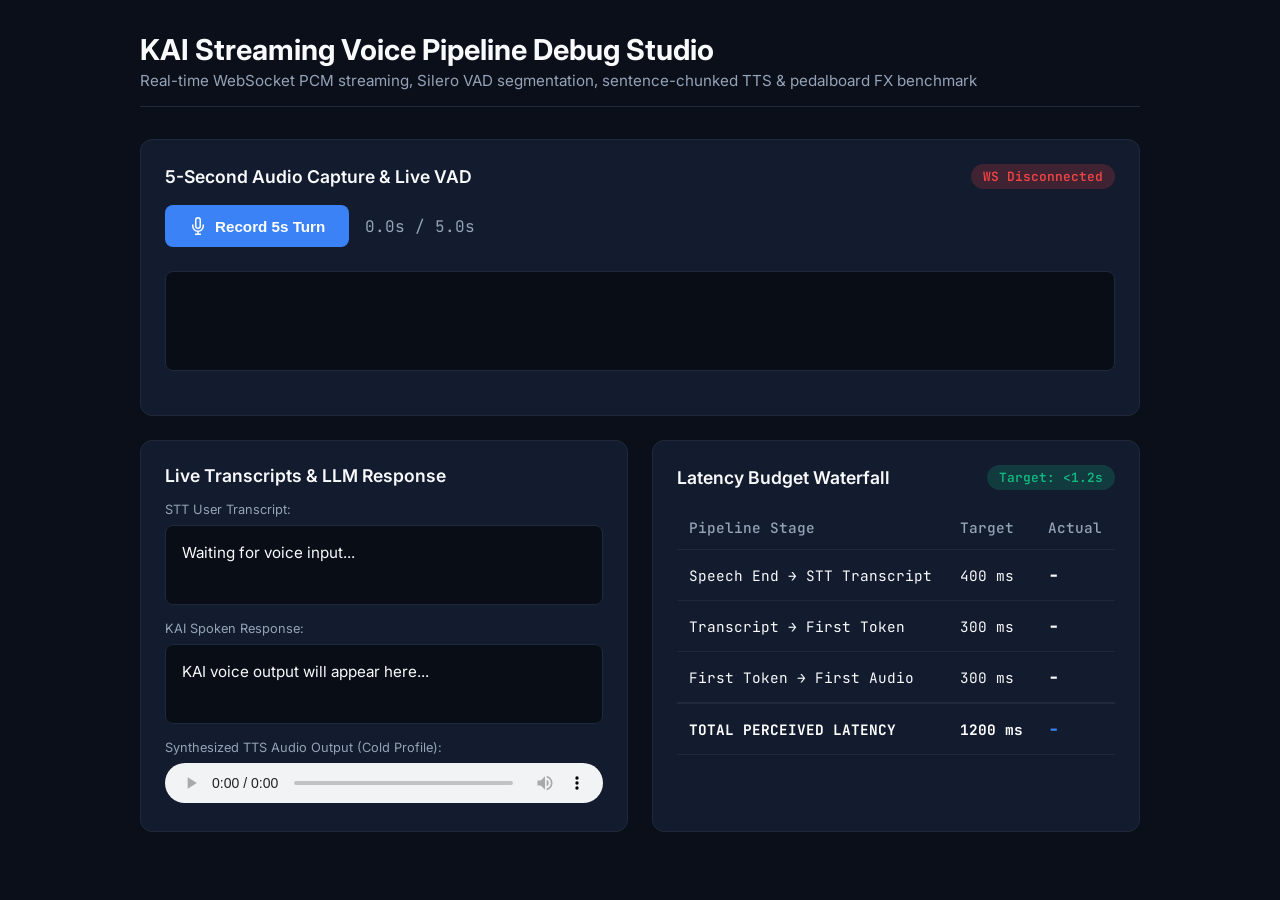
<file: app/static/voice_debug.html>
<!DOCTYPE html>
<html lang="en">
<head>
  <meta charset="UTF-8">
  <meta name="viewport" content="width=device-width, initial-scale=1.0">
  <title>KAI Voice Pipeline Studio & Debug Tool</title>
  <link rel="preconnect" href="https://fonts.googleapis.com">
  <link rel="preconnect" href="https://fonts.gstatic.com" crossorigin>
  <link href="https://fonts.googleapis.com/css2?family=Inter:wght@400;500;600;700&family=JetBrains+Mono:wght@400;500&display=swap" rel="stylesheet">
  <style>
    :root {
      --bg-color: #0b0f19;
      --card-bg: #131b2e;
      --border-color: #1e293b;
      --primary: #3b82f6;
      --primary-hover: #2563eb;
      --success: #10b981;
      --warning: #f59e0b;
      --danger: #ef4444;
      --text-main: #f8fafc;
      --text-muted: #94a3b8;
      --mono-font: 'JetBrains Mono', monospace;
    }

    * { box-sizing: border-box; margin: 0; padding: 0; }
    body {
      font-family: 'Inter', sans-serif;
      background-color: var(--bg-color);
      color: var(--text-main);
      padding: 2rem;
      min-height: 100vh;
    }

    .container {
      max-width: 1000px;
      margin: 0 auto;
    }

    header {
      margin-bottom: 2rem;
      border-bottom: 1px solid var(--border-color);
      padding-bottom: 1rem;
    }

    h1 { font-size: 1.8rem; font-weight: 700; color: var(--text-main); }
    p.subtitle { color: var(--text-muted); font-size: 0.95rem; margin-top: 0.25rem; }

    .grid {
      display: grid;
      grid-template-columns: 1fr 1fr;
      gap: 1.5rem;
      margin-bottom: 1.5rem;
    }

    .card {
      background: var(--card-bg);
      border: 1px solid var(--border-color);
      border-radius: 12px;
      padding: 1.5rem;
    }

    .card-title {
      font-size: 1.1rem;
      font-weight: 600;
      margin-bottom: 1rem;
      display: flex;
      align-items: center;
      justify-content: space-between;
    }

    .controls {
      display: flex;
      gap: 1rem;
      align-items: center;
      margin-bottom: 1.5rem;
    }

    button {
      background: var(--primary);
      color: white;
      border: none;
      padding: 0.75rem 1.5rem;
      font-size: 0.95rem;
      font-weight: 600;
      border-radius: 8px;
      cursor: pointer;
      transition: background 0.2s ease;
      display: inline-flex;
      align-items: center;
      gap: 0.5rem;
    }

    button:hover { background: var(--primary-hover); }
    button:disabled { opacity: 0.5; cursor: not-allowed; }
    button.recording { background: var(--danger); }

    canvas {
      width: 100%;
      height: 100px;
      background: #090d16;
      border: 1px solid var(--border-color);
      border-radius: 8px;
      margin-bottom: 1rem;
    }

    .status-badge {
      display: inline-block;
      padding: 0.25rem 0.75rem;
      border-radius: 9999px;
      font-size: 0.8rem;
      font-weight: 600;
      font-family: var(--mono-font);
    }
    .badge-pass { background: rgba(16, 185, 129, 0.2); color: var(--success); }
    .badge-warn { background: rgba(245, 158, 11, 0.2); color: var(--warning); }
    .badge-fail { background: rgba(239, 68, 68, 0.2); color: var(--danger); }

    .timing-table {
      width: 100%;
      border-collapse: collapse;
      font-size: 0.9rem;
      font-family: var(--mono-font);
    }

    .timing-table th, .timing-table td {
      padding: 0.75rem;
      text-align: left;
      border-bottom: 1px solid var(--border-color);
    }

    .timing-table th { color: var(--text-muted); font-weight: 500; }

    .transcript-box {
      background: #090d16;
      border: 1px solid var(--border-color);
      border-radius: 8px;
      padding: 1rem;
      min-height: 80px;
      font-size: 0.95rem;
      line-height: 1.5;
      margin-bottom: 1rem;
    }

    .audio-player-box {
      margin-top: 1rem;
    }

    audio {
      width: 100%;
      height: 40px;
    }

    .metric-value {
      font-family: var(--mono-font);
      font-size: 1.2rem;
      font-weight: 700;
    }
  </style>
</head>
<body>
  <div class="container">
    <header>
      <h1>KAI Streaming Voice Pipeline Debug Studio</h1>
      <p class="subtitle">Real-time WebSocket PCM streaming, Silero VAD segmentation, sentence-chunked TTS & pedalboard FX benchmark</p>
    </header>

    <div class="card" style="margin-bottom: 1.5rem;">
      <div class="card-title">
        <span>5-Second Audio Capture & Live VAD</span>
        <span id="ws-status" class="status-badge badge-warn">WS Disconnected</span>
      </div>

      <div class="controls">
        <button id="record-btn">
          <svg width="18" height="18" fill="none" stroke="currentColor" stroke-width="2" viewBox="0 0 24 24"><path d="M12 1a3 3 0 0 0-3 3v8a3 3 0 0 0 6 0V4a3 3 0 0 0-3-3z"></path><path d="M19 10v2a7 7 0 0 1-14 0v-2"></path><line x1="12" y1="19" x2="12" y2="23"></line><line x1="8" y1="23" x2="16" y2="23"></line></svg>
          Record 5s Turn
        </button>
        <span id="timer-text" style="font-family: var(--mono-font); color: var(--text-muted);">0.0s / 5.0s</span>
      </div>

      <canvas id="waveform-canvas"></canvas>
    </div>

    <div class="grid">
      <div class="card">
        <div class="card-title">Live Transcripts & LLM Response</div>
        <p style="font-size: 0.8rem; color: var(--text-muted); margin-bottom: 0.5rem;">STT User Transcript:</p>
        <div id="stt-transcript" class="transcript-box">Waiting for voice input...</div>
        <p style="font-size: 0.8rem; color: var(--text-muted); margin-bottom: 0.5rem;">KAI Spoken Response:</p>
        <div id="llm-response" class="transcript-box">KAI voice output will appear here...</div>

        <div class="audio-player-box">
          <p style="font-size: 0.8rem; color: var(--text-muted); margin-bottom: 0.5rem;">Synthesized TTS Audio Output (Cold Profile):</p>
          <audio id="tts-audio-player" controls></audio>
        </div>
      </div>

      <div class="card">
        <div class="card-title">
          <span>Latency Budget Waterfall</span>
          <span id="total-badge" class="status-badge badge-pass">Target: &lt;1.2s</span>
        </div>

        <table class="timing-table">
          <thead>
            <tr>
              <th>Pipeline Stage</th>
              <th>Target</th>
              <th>Actual</th>
            </tr>
          </thead>
          <tbody>
            <tr>
              <td>Speech End &rarr; STT Transcript</td>
              <td>400 ms</td>
              <td id="stt-time" class="metric-value">-</td>
            </tr>
            <tr>
              <td>Transcript &rarr; First Token</td>
              <td>300 ms</td>
              <td id="llm-time" class="metric-value">-</td>
            </tr>
            <tr>
              <td>First Token &rarr; First Audio</td>
              <td>300 ms</td>
              <td id="tts-time" class="metric-value">-</td>
            </tr>
            <tr style="border-top: 2px solid var(--border-color);">
              <td style="font-weight: 700; color: white;">TOTAL PERCEIVED LATENCY</td>
              <td style="font-weight: 700; color: white;">1200 ms</td>
              <td id="total-time" class="metric-value" style="color: var(--primary);">-</td>
            </tr>
          </tbody>
        </table>
      </div>
    </div>
  </div>

  <script>
    let ws = null;
    let audioCtx = null;
    let mediaStream = null;
    let isRecording = false;

    const recordBtn = document.getElementById('record-btn');
    const timerText = document.getElementById('timer-text');
    const wsStatus = document.getElementById('ws-status');
    const sttBox = document.getElementById('stt-transcript');
    const llmBox = document.getElementById('llm-response');
    const audioPlayer = document.getElementById('tts-audio-player');
    const canvas = document.getElementById('waveform-canvas');
    const ctx = canvas.getContext('2d');

    const sttTime = document.getElementById('stt-time');
    const llmTime = document.getElementById('llm-time');
    const ttsTime = document.getElementById('tts-time');
    const totalTime = document.getElementById('total-time');
    const totalBadge = document.getElementById('total-badge');

    function connectWS() {
      const loc = window.location;
      const wsProtocol = loc.protocol === 'https:' ? 'wss:' : 'ws:';
      const wsUrl = `${wsProtocol}//${loc.host}/voice/stream`;

      ws = new WebSocket(wsUrl);
      ws.binaryType = 'arraybuffer';

      ws.onopen = () => {
        wsStatus.textContent = 'WS Connected';
        wsStatus.className = 'status-badge badge-pass';
      };

      ws.onclose = () => {
        wsStatus.textContent = 'WS Disconnected';
        wsStatus.className = 'status-badge badge-fail';
        setTimeout(connectWS, 3000);
      };

      ws.onmessage = (event) => {
        const msg = JSON.parse(event.data);
        if (msg.type === 'transcript') {
          sttBox.textContent = msg.text;
          sttTime.textContent = `${msg.stt_ms} ms`;
        } else if (msg.type === 'audio_chunk') {
          llmBox.textContent += ` ${msg.sentence}`;
          playB64Audio(msg.audio_b64, msg.sample_rate);
        } else if (msg.type === 'turn_complete') {
          const t = msg.timings_ms;
          sttTime.textContent = `${t.stt} ms`;
          llmTime.textContent = `${t.llm_first_token} ms`;
          ttsTime.textContent = `${t.tts_first_audio} ms`;
          totalTime.textContent = `${t.total_perceived} ms`;

          if (msg.budget_exceeded) {
            totalBadge.textContent = 'BUDGET EXCEEDED';
            totalBadge.className = 'status-badge badge-warn';
          } else {
            totalBadge.textContent = 'SUB-1.2S PASS';
            totalBadge.className = 'status-badge badge-pass';
          }
        }
      };
    }

    let audioQueue = [];
    let isPlayingAudio = false;

    function playB64Audio(b64Data, sampleRate) {
      const binary = atob(b64Data);
      const len = binary.length;
      const bytes = new Uint8Array(len);
      for (let i = 0; i < len; i++) {
        bytes[i] = binary.charCodeAt(i);
      }
      
      const int16Array = new Int16Array(bytes.buffer);
      const float32Array = new Float32Array(int16Array.length);
      for (let i = 0; i < int16Array.length; i++) {
        float32Array[i] = int16Array[i] / 32768.0;
      }

      if (!audioCtx) audioCtx = new (window.AudioContext || window.webkitAudioContext)({ sampleRate });
      const buffer = audioCtx.createBuffer(1, float32Array.length, sampleRate);
      buffer.getChannelData(0).set(float32Array);

      audioQueue.push(buffer);
      if (!isPlayingAudio) processAudioQueue();
    }

    function processAudioQueue() {
      if (audioQueue.length === 0) {
        isPlayingAudio = false;
        return;
      }
      isPlayingAudio = true;
      const buffer = audioQueue.shift();
      const source = audioCtx.createBufferSource();
      source.buffer = buffer;
      source.connect(audioCtx.destination);
      source.onended = processAudioQueue;
      source.start();
    }

    recordBtn.onclick = async () => {
      if (isRecording) return;
      isRecording = true;
      recordBtn.classList.add('recording');
      recordBtn.textContent = 'Recording 5s...';
      sttBox.textContent = 'Listening...';
      llmBox.textContent = '';
      sttTime.textContent = '-';
      llmTime.textContent = '-';
      ttsTime.textContent = '-';
      totalTime.textContent = '-';

      try {
        mediaStream = await navigator.mediaDevices.getUserMedia({ audio: { sampleRate: 16000, channelCount: 1 } });
        if (!audioCtx) audioCtx = new (window.AudioContext || window.webkitAudioContext)({ sampleRate: 16000 });
        
        const source = audioCtx.createMediaStreamSource(mediaStream);
        const processor = audioCtx.createScriptProcessor(2048, 1, 1);
        
        let pcmChunks = [];
        let startTime = Date.now();

        processor.onaudioprocess = (e) => {
          if (!isRecording) return;
          const inputData = e.inputBuffer.getChannelData(0);
          const pcm16 = new Int16Array(inputData.length);
          for (let i = 0; i < inputData.length; i++) {
            pcm16[i] = Math.max(-1, Math.min(1, inputData[i])) * 0x7FFF;
          }
          pcmChunks.push(pcm16.buffer);

          // Draw Waveform
          ctx.clearRect(0, 0, canvas.width, canvas.height);
          ctx.fillStyle = '#3b82f6';
          const step = Math.ceil(inputData.length / canvas.width);
          const amp = canvas.height / 2;
          for (let i = 0; i < canvas.width; i++) {
            let min = 1.0, max = -1.0;
            for (let j = 0; j < step; j++) {
              const datum = inputData[(i * step) + j];
              if (datum < min) min = datum;
              if (datum > max) max = datum;
            }
            ctx.fillRect(i, (1 + min) * amp, 1, Math.max(1, (max - min) * amp));
          }

          const elapsed = (Date.now() - startTime) / 1000;
          timerText.textContent = `${elapsed.toFixed(1)}s / 5.0s`;

          if (elapsed >= 5.0) {
            stopRecording(pcmChunks);
          }
        };

        source.connect(processor);
        processor.connect(audioCtx.destination);
      } catch (err) {
        alert('Microphone permission denied or unsupported: ' + err.message);
        isRecording = false;
        recordBtn.classList.remove('recording');
        recordBtn.textContent = 'Record 5s Turn';
      }
    };

    function stopRecording(pcmChunks) {
      isRecording = false;
      recordBtn.classList.remove('recording');
      recordBtn.textContent = 'Processing...';

      let totalLen = pcmChunks.reduce((acc, c) => acc + c.byteLength, 0);
      let combined = new Uint8Array(totalLen);
      let offset = 0;
      for (let c of pcmChunks) {
        combined.set(new Uint8Array(c), offset);
        offset += c.byteLength;
      }

      if (ws && ws.readyState === WebSocket.OPEN) {
        ws.send(combined.buffer);
      }
      setTimeout(() => {
        recordBtn.textContent = 'Record 5s Turn';
      }, 1000);
    }

    connectWS();
  </script>
</body>
</html>
</file>
